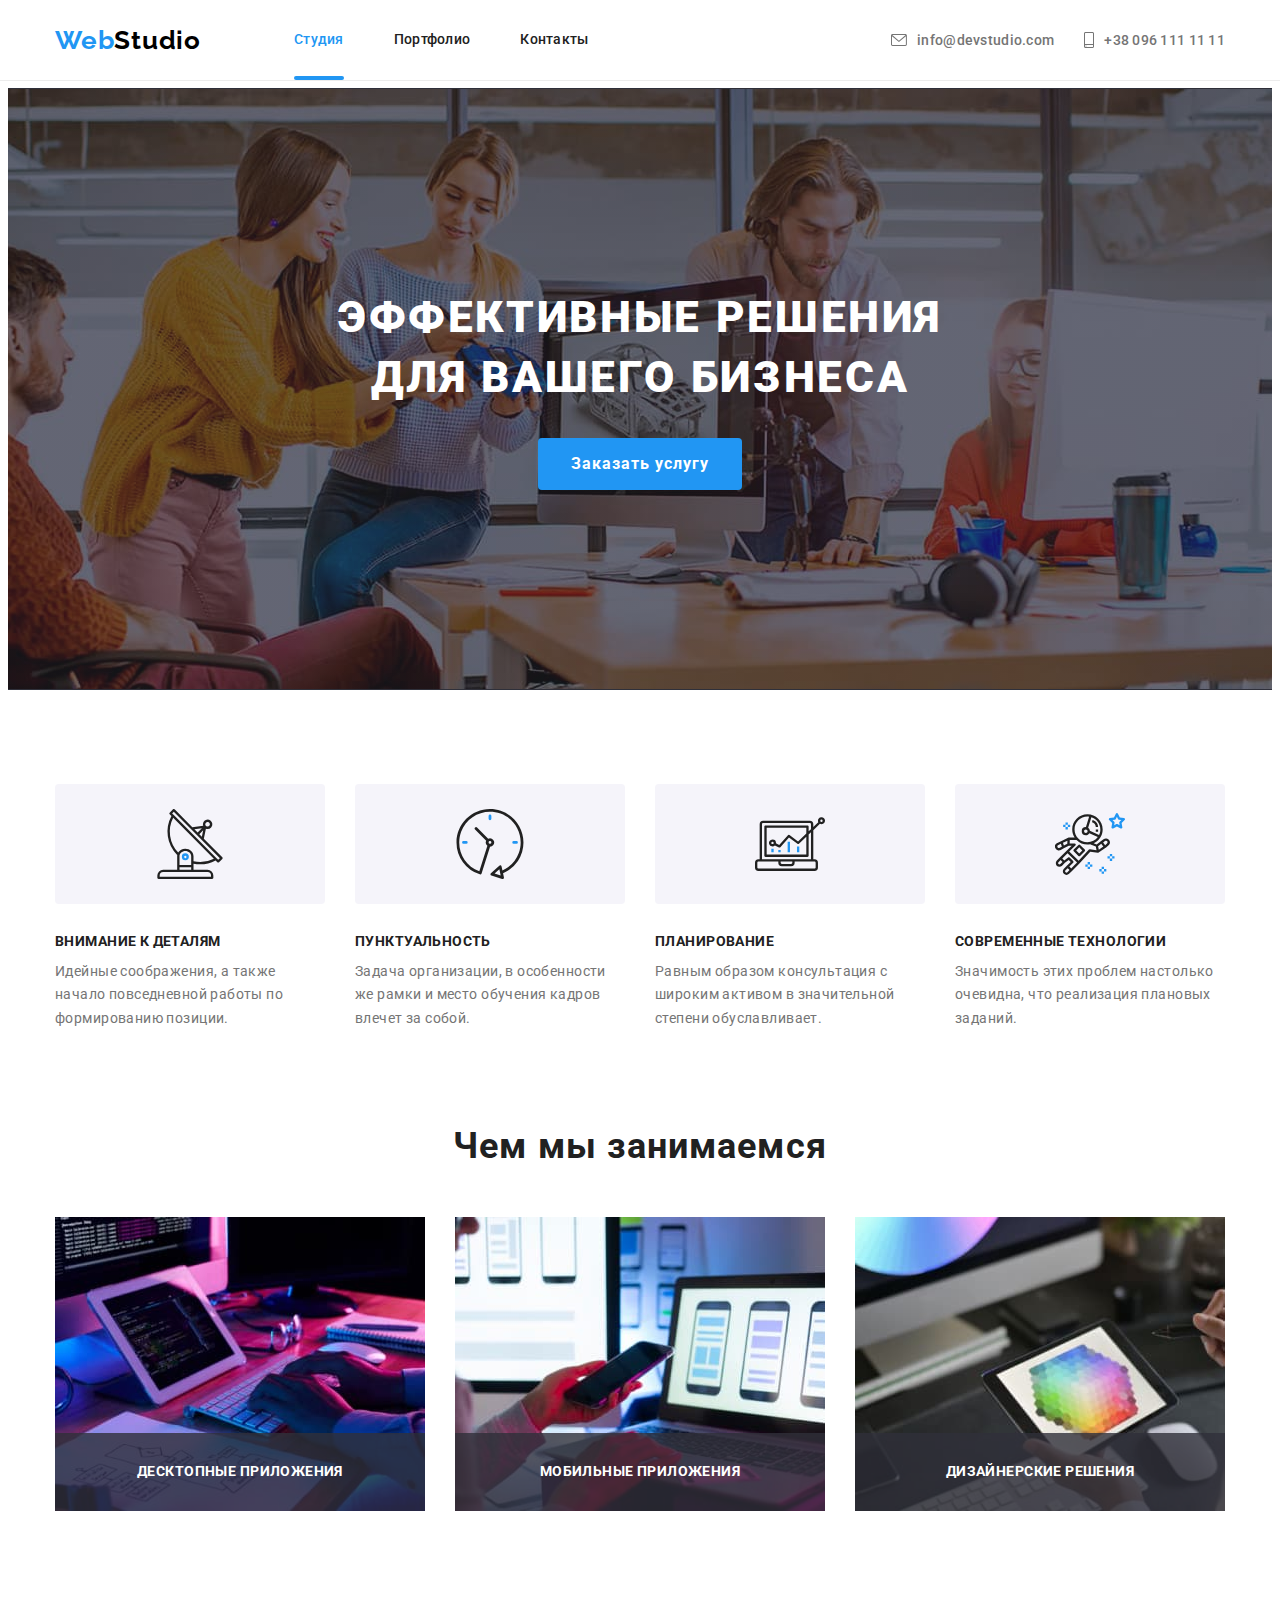
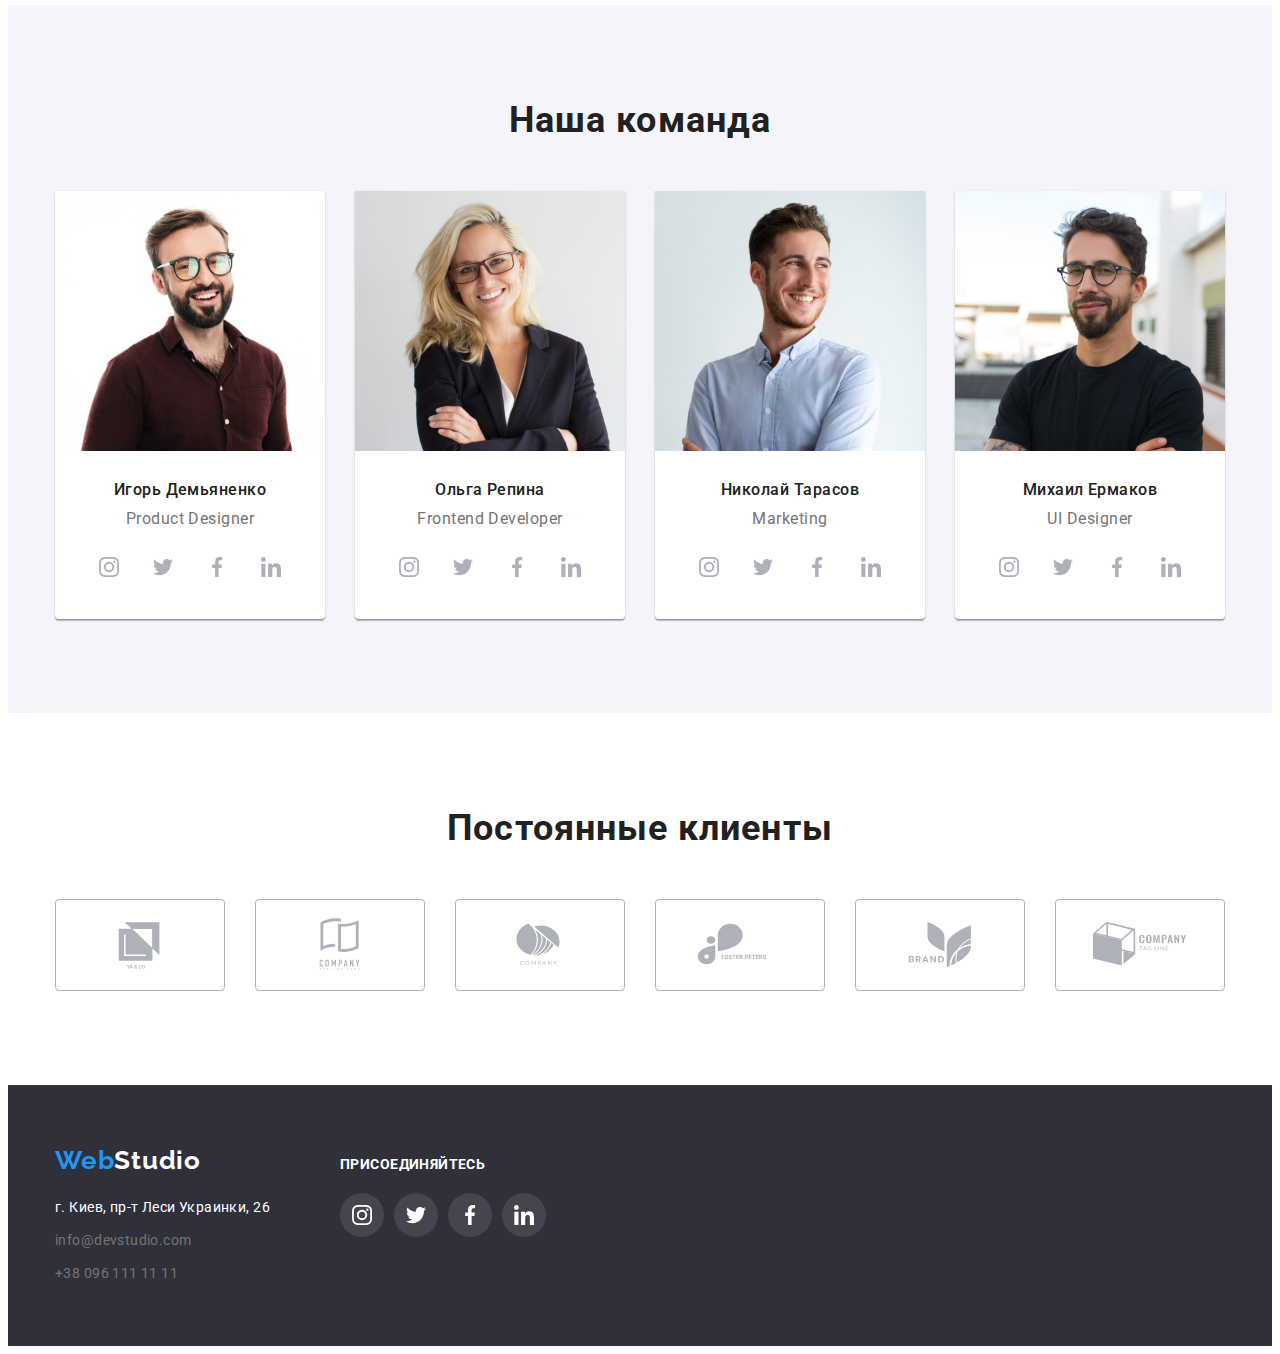
<file: index.html>
<!DOCTYPE html>
<html lang="ru">
  <head>
    <meta charset="UTF-8" />
    <meta http-equiv="X-UA-Compatible" content="IE=edge" />
    <meta name="viewport" content="width=device-width, initial-scale=1.0" />
    <title>WebStudio</title>
    <link rel="preconnect" href="https://fonts.googleapis.com" />
    <link rel="preconnect" href="https://fonts.gstatic.com" crossorigin />
    <link
      href="https://fonts.googleapis.com/css2?family=Raleway:wght@700&family=Roboto:wght@400;500;700;900&display=swap"
      rel="stylesheet"
    />
    <link
      rel="stylesheet"
      href="https://cdnjs.cloudflare.com/ajax/libs/modern-normalize/1.1.0/modern-normalize.min.css"
      integrity="sha512-wpPYUAdjBVSE4KJnH1VR1HeZfpl1ub8YT/NKx4PuQ5NmX2tKuGu6U/JRp5y+Y8XG2tV+wKQpNHVUX03MfMFn9Q=="
      crossorigin="anonymous"
      referrerpolicy="no-referrer"
    />
    <link rel="stylesheet" href="./css/styles.css" />
  </head>
  <body>

      <!-- section header -->
    <header class="page-header">
      <div class="container">
        <div class="container-head">
          <div class="nav-container">
            <a class="link logo" href="index.html"
              >Web<span class="accent-top">Studio</span></a
            >
            <nav>
              <ul class="list header-list">
                <li class="header-item">
                  <a class="link header-link current" href="">Студия</a>
                </li>
                <li class="header-item">
                  <a class="link header-link" href="./portfolio.html"
                    >Портфолио</a
                  >
                </li>
                <li class="header-item">
                  <a class="link header-link" href="#address">Контакты</a>
                </li>
              </ul>
            </nav>
          </div>

          <ul class="list header-connect">
            <li class="header-item">
              <a
                class="link header-link set-link"
                href="mailto:info@devstudio.com"
              >
                <svg class="connect-icon" width="16" height="12">
                  <use href="./images/icons.svg#icon-mail-logo"></use>
                </svg>
                info@devstudio.com</a
              >
            </li>
            <li class="header-item">
              <a class="link header-link set-link" href="tel:+380961111111">
                <svg class="connect-icon" width="10" height="16">
                  <use href="./images/icons.svg#icon-smartphone"></use>
                </svg>
                +38 096 111 11 11</a
              >
            </li>
          </ul>
        </div>
      </div>
    </header>
      <!--section hero-->
    <main>
      <section class="hero">
        <div class="container-hero">
          <h1 class="hero-title">
            Эффективные решения <br />
            для вашего бизнеса
          </h1>
          <button type="button" class="hero-button" data-modal-open>Заказать услугу</button>
        </div>
      </section>
      <!--section services-->
      <section class="section">
        <div class="container">
          <h2 class="visually-hidden">Особенности</h2>
          <ul class="list card-set">
            <li class="item services-item details-icon">
              <h3 class="services-title">Внимание к деталям</h3>
              <p class="services-pre-title">
                Идейные соображения, а также начало повседневной работы по
                формированию позиции.
              </p>
            </li>
            <li class="item services-item punctual-icon">
              <h3 class="services-title">Пунктуальность</h3>
              <p class="services-pre-title">
                Задача организации, в особенности же рамки и место обучения
                кадров влечет за собой.
              </p>
            </li>
            <li class="item services-item plan-icon">
              <h3 class="services-title">Планирование</h3>
              <p class="services-pre-title">
                Равным образом консультация с широким активом в значительной
                степени обуславливает.
              </p>
            </li>
            <li class="item services-item technology-icon">
              <h3 class="services-title">Современные технологии</h3>
              <p class="services-pre-title">
                Значимость этих проблем настолько очевидна, что реализация
                плановых заданий.
              </p>
            </li>
          </ul>
        </div>
      </section>
      <!-- section what are we doing-->
      <section class="section doing">
        <div class="container">
          <h2 class="section-title">Чем мы занимаемся</h2>
          <ul class="list card-set">
            <li class="item doing-item">
              <img
                src="./images/keyboard-img.jpg"
                alt="разработка программного обеспечения"
                width="370"
                height="294"
              />
              <p class="doing-title">Десктопные приложения</p>
            </li>
            <li class="item doing-item">
              <img
                src="./images/notebook-img.jpg"
                alt="написание мобильного дизайна"
                width="370"
                height="294"
              />
              <p class="doing-title">Мобильные приложения</p>
            </li>
            <li class="item doing-item">
              <img
                src="./images/tablet-img.jpg"
                alt="подбор цветовых гамм для ваших проектов"
                width="370"
                height="294"
              />
              <p class="doing-title">Дизайнерские решения</p>
            </li>
          </ul>
        </div>
      </section>
      <!--section our team-->
      <section class="section team">
        <div class="container">
          <h2 class="section-title">Наша команда</h2>
          <ul class="list card-set">
            <li class="item team-item">
              <img
                src="./images/product-designer-img.jpg"
                alt="Игорь Демьяненко - Product Designer"
                width="270"
                height="260"
              />
              <div class="card-title">
                <h3 class="team-pre-title">Игорь Демьяненко</h3>
                <p class="team-post">Product Designer</p>
                <ul class="list social-card">
                  <li class="social-item">
                    <a
                      class="link social-card-link"
                      href="https://www.instagram.com"
                      target="_blank"
                      rel="noopener noreferrer"
                    >
                      <svg
                        class="icon-card-social"
                        width="20"
                        height="20"
                        aria-label="instagram"
                      >
                        <use href="./images/icons.svg#icon-instagram-2"></use>
                      </svg>
                    </a>
                  </li>
                  <li class="social-item">
                    <a
                      class="link social-card-link"
                      href="https://twitter.com"
                      target="_blank"
                      rel="noopener noreferrer"
                    >
                      <svg
                        class="icon-card-social"
                        width="20"
                        height="20"
                        aria-label="twitter"
                      >
                        <use
                          href="./images/icons.svg#icon-twitter-1"
                        ></use></svg
                    ></a>
                  </li>
                  <li class="social-item">
                    <a
                      class="link social-card-link"
                      href="https://www.facebook.com/"
                      target="_blank"
                      rel="noopener noreferrer"
                    >
                      <svg
                        class="icon-social"
                        width="20"
                        height="20"
                        aria-label="facebook"
                      >
                        <use
                          href="./images/icons.svg#icon-facebook-1"
                        ></use></svg
                    ></a>
                  </li>
                  <li class="social-item">
                    <a
                      class="link social-card-link"
                      href="https://ru.linkedin.com/"
                      target="_blank"
                      rel="noopener noreferrer"
                    >
                      <svg
                        class="icon-social"
                        width="20"
                        height="20"
                        aria-label="linkedin"
                      >
                        <use
                          href="./images/icons.svg#icon-linkedin-1"
                        ></use></svg
                    ></a>
                  </li>
                </ul>
              </div>
            </li>
            <li class="item team-item">
              <img
                src="./images/frontend-developer-img.jpg"
                alt="Ольга Репина - Frontend Developer"
                width="270"
                height="260"
              />
              <div class="card-title">
                <h3 class="team-pre-title">Ольга Репина</h3>
                <p class="team-post">Frontend Developer</p>
                <ul class="list social-card">
                  <li class="social-item">
                    <a
                      class="link social-card-link"
                      href="https://www.instagram.com"
                      target="_blank"
                      rel="noopener noreferrer"
                    >
                      <svg
                        class="icon-card-social"
                        width="20"
                        height="20"
                        aria-label="instagram"
                      >
                        <use href="./images/icons.svg#icon-instagram-2"></use>
                      </svg>
                    </a>
                  </li>
                  <li class="social-item">
                    <a
                      class="link social-card-link"
                      href="https://twitter.com"
                      target="_blank"
                      rel="noopener noreferrer"
                    >
                      <svg
                        class="icon-card-social"
                        width="20"
                        height="20"
                        aria-label="twitter"
                      >
                        <use
                          href="./images/icons.svg#icon-twitter-1"
                        ></use></svg
                    ></a>
                  </li>
                  <li class="social-item">
                    <a
                      class="link social-card-link"
                      href="https://www.facebook.com/"
                      target="_blank"
                      rel="noopener noreferrer"
                    >
                      <svg
                        class="icon-social"
                        width="20"
                        height="20"
                        aria-label="facebook"
                      >
                        <use
                          href="./images/icons.svg#icon-facebook-1"
                        ></use></svg
                    ></a>
                  </li>
                  <li class="social-item">
                    <a
                      class="link social-card-link"
                      href="https://ru.linkedin.com/"
                      target="_blank"
                      rel="noopener noreferrer"
                    >
                      <svg
                        class="icon-social"
                        width="20"
                        height="20"
                        aria-label="linkedin"
                      >
                        <use
                          href="./images/icons.svg#icon-linkedin-1"
                        ></use></svg
                    ></a>
                  </li>
                </ul>
              </div>
            </li>
            <li class="item team-item">
              <img
                src="./images/marketing-img.jpg"
                alt="Николай Тарасов - Marketing"
                width="270"
                height="260"
              />
              <div class="card-title">
                <h3 class="team-pre-title">Николай Тарасов</h3>
                <p class="team-post">Marketing</p>
                <ul class="list social-card">
                  <li class="social-item">
                    <a
                      class="link social-card-link"
                      href="https://www.instagram.com"
                      target="_blank"
                      rel="noopener noreferrer"
                    >
                      <svg
                        class="icon-card-social"
                        width="20"
                        height="20"
                        aria-label="instagram"
                      >
                        <use href="./images/icons.svg#icon-instagram-2"></use>
                      </svg>
                    </a>
                  </li>
                  <li class="social-item">
                    <a
                      class="link social-card-link"
                      href="https://twitter.com"
                      target="_blank"
                      rel="noopener noreferrer"
                    >
                      <svg
                        class="icon-card-social"
                        width="20"
                        height="20"
                        aria-label="twitter"
                      >
                        <use
                          href="./images/icons.svg#icon-twitter-1"
                        ></use></svg
                    ></a>
                  </li>
                  <li class="social-item">
                    <a
                      class="link social-card-link"
                      href="https://www.facebook.com/"
                      target="_blank"
                      rel="noopener noreferrer"
                    >
                      <svg
                        class="icon-social"
                        width="20"
                        height="20"
                        aria-label="facebook"
                      >
                        <use
                          href="./images/icons.svg#icon-facebook-1"
                        ></use></svg
                    ></a>
                  </li>
                  <li class="social-item">
                    <a
                      class="link social-card-link"
                      href="https://ru.linkedin.com/"
                      target="_blank"
                      rel="noopener noreferrer"
                    >
                      <svg
                        class="icon-social"
                        width="20"
                        height="20"
                        aria-label="linkedin"
                      >
                        <use
                          href="./images/icons.svg#icon-linkedin-1"
                        ></use></svg
                    ></a>
                  </li>
                </ul>
              </div>
            </li>
            <li class="item team-item">
              <img
                src="./images/ui-designer-img.jpg"
                alt="Михаил Ермаков - UI Designer"
                width="270"
                height="260"
              />
              <div class="card-title">
                <h3 class="team-pre-title">Михаил Ермаков</h3>
                <p class="team-post">UI Designer</p>
                <ul class="list social-card">
                  <li class="social-item">
                    <a
                      class="link social-card-link"
                      href="https://www.instagram.com"
                      target="_blank"
                      rel="noopener noreferrer"
                    >
                      <svg
                        class="icon-card-social"
                        width="20"
                        height="20"
                        aria-label="instagram"
                      >
                        <use href="./images/icons.svg#icon-instagram-2"></use>
                      </svg>
                    </a>
                  </li>
                  <li class="social-item">
                    <a
                      class="link social-card-link"
                      href="https://twitter.com"
                      target="_blank"
                      rel="noopener noreferrer"
                    >
                      <svg
                        class="icon-card-social"
                        width="20"
                        height="20"
                        aria-label="twitter"
                      >
                        <use
                          href="./images/icons.svg#icon-twitter-1"
                        ></use></svg
                    ></a>
                  </li>
                  <li class="social-item">
                    <a
                      class="link social-card-link"
                      href="https://www.facebook.com/"
                      target="_blank"
                      rel="noopener noreferrer"
                    >
                      <svg
                        class="icon-social"
                        width="20"
                        height="20"
                        aria-label="facebook"
                      >
                        <use
                          href="./images/icons.svg#icon-facebook-1"
                        ></use></svg
                    ></a>
                  </li>
                  <li class="social-item">
                    <a
                      class="link social-card-link"
                      href="https://ru.linkedin.com/"
                      target="_blank"
                      rel="noopener noreferrer"
                    >
                      <svg
                        class="icon-social"
                        width="20"
                        height="20"
                        aria-label="linkedin"
                      >
                        <use
                          href="./images/icons.svg#icon-linkedin-1"
                        ></use></svg
                    ></a>
                  </li>
                </ul>
              </div>
            </li>
          </ul>
        </div>
      </section>
      <!-- section our clients -->
      <section class="section clients">
        <div class="container">
          <h2 class="section-title">Постоянные клиенты</h2>
          <ul class="list card-set">
            <li class="item clients-item">
              <a
                class="link clients-link"
                href=""
                target="_blank"
                rel="noopener noreferrer"
              >
                <svg class="icon-clients" width="106" height="60">
                  <use href="./images/icons.svg#icon-company-1"></use>
                </svg>
              </a>
            </li>
            <li class="item clients-item">
              <a
                class="link clients-link"
                href=""
                target="_blank"
                rel="noopener noreferrer"
              >
                <svg class="icon-clients" width="106" height="60">
                  <use href="./images/icons.svg#icon-company-2"></use>
                </svg>
              </a>
            </li>
            <li class="item clients-item">
              <a
                class="link clients-link"
                href=""
                target="_blank"
                rel="noopener noreferrer"
              >
                <svg class="icon-clients" width="106" height="60">
                  <use href="./images/icons.svg#icon-company-3"></use>
                </svg>
              </a>
            </li>
            <li class="item clients-item">
              <a
                class="link clients-link"
                href=""
                target="_blank"
                rel="noopener noreferrer"
              >
                <svg class="icon-clients" width="106" height="60">
                  <use href="./images/icons.svg#icon-company-4"></use>
                </svg>
              </a>
            </li>
            <li class="item clients-item">
              <a
                class="link clients-link"
                href=""
                target="_blank"
                rel="noopener noreferrer"
              >
                <svg class="icon-clients" width="106" height="60">
                  <use href="./images/icons.svg#icon-company-5"></use>
                </svg>
              </a>
            </li>
            <li class="item clients-item">
              <a
                class="link clients-link"
                href=""
                target="_blank"
                rel="noopener noreferrer"
              >
                <svg class="icon-clients" width="106" height="60">
                  <use href="./images/icons.svg#icon-company-6"></use>
                </svg>
              </a>
            </li>
          </ul>
        </div>
      </section>
    </main>
    <!--section footer-->
    <footer class="footer">
      <div class="container">
        <div class="container-address">
          <a class="link logo" href="index.html"
            >Web<span class="accent-foot">Studio</span></a
          >
          <address class="address" id="address">
            <ul class="list address-list">
              <li class="address-item">
                <a
                  class="link"
                  href="https://goo.gl/maps/kdyRsUSUZegwHqDn6"
                  target="_blank"
                  rel="noopener noreferrer"
                  ><span class="address-city"
                    >г. Киев, пр-т Леси Украинки, 26</span
                  ></a
                >
              </li>
              <li class="address-item connect">
                <a class="link" href="mailto:info@devstudio.com"
                  >info@devstudio.com</a
                >
              </li>
              <li class="address-item connect">
                <a class="link" href="tel:+380961111111">+38 096 111 11 11</a>
              </li>
            </ul>
          </address>
        </div>
        <div class="container-social">
          <h3 class="social-title">присоединяйтесь</h3>
          <ul class="list social-card">
            <li class="social-item">
              <a
                class="link social-card-link"
                href="https://www.instagram.com"
                target="_blank"
                rel="noopener noreferrer"
              >
                <svg
                  class="icon-social"
                  width="20"
                  height="20"
                  aria-label="instagram"
                >
                  <use href="./images/icons.svg#icon-instagram-2"></use>
                </svg>
              </a>
            </li>
            <li class="social-item">
              <a
                class="link social-card-link"
                href="https://twitter.com"
                target="_blank"
                rel="noopener noreferrer"
              >
                <svg
                  class="icon-social"
                  width="20"
                  height="20"
                  aria-label="twitter"
                >
                  <use href="./images/icons.svg#icon-twitter-1"></use></svg
              ></a>
            </li>
            <li class="social-item">
              <a
                class="link social-card-link"
                href="https://www.facebook.com/"
                target="_blank"
                rel="noopener noreferrer"
              >
                <svg
                  class="icon-social"
                  width="20"
                  height="20"
                  aria-label="facebook"
                >
                  <use href="./images/icons.svg#icon-facebook-1"></use></svg
              ></a>
            </li>
            <li class="social-item">
              <a
                class="link social-card-link"
                href="https://ru.linkedin.com/"
                target="_blank"
                rel="noopener noreferrer"
              >
                <svg
                  class="icon-social"
                  width="20"
                  height="20"
                  aria-label="linkedin"
                >
                  <use href="./images/icons.svg#icon-linkedin-1"></use></svg
              ></a>
            </li>
          </ul>
        </div>
      </div>
    </footer>
    <!-- section modal-window -->
<div class="backdrop is-hidden" data-modal>
  <div class="modal">
    <button class="btn-modal" data-modal-close>
      <svg class="icon-close" width="11" height="11" aria-label="Закрыть">
        <use href="./images/icons.svg#close"></use>
      </svg>
    </button>
  </div>
</div>    
<script src="./js/modal.js"></script>
  </body>
</html>
</file>
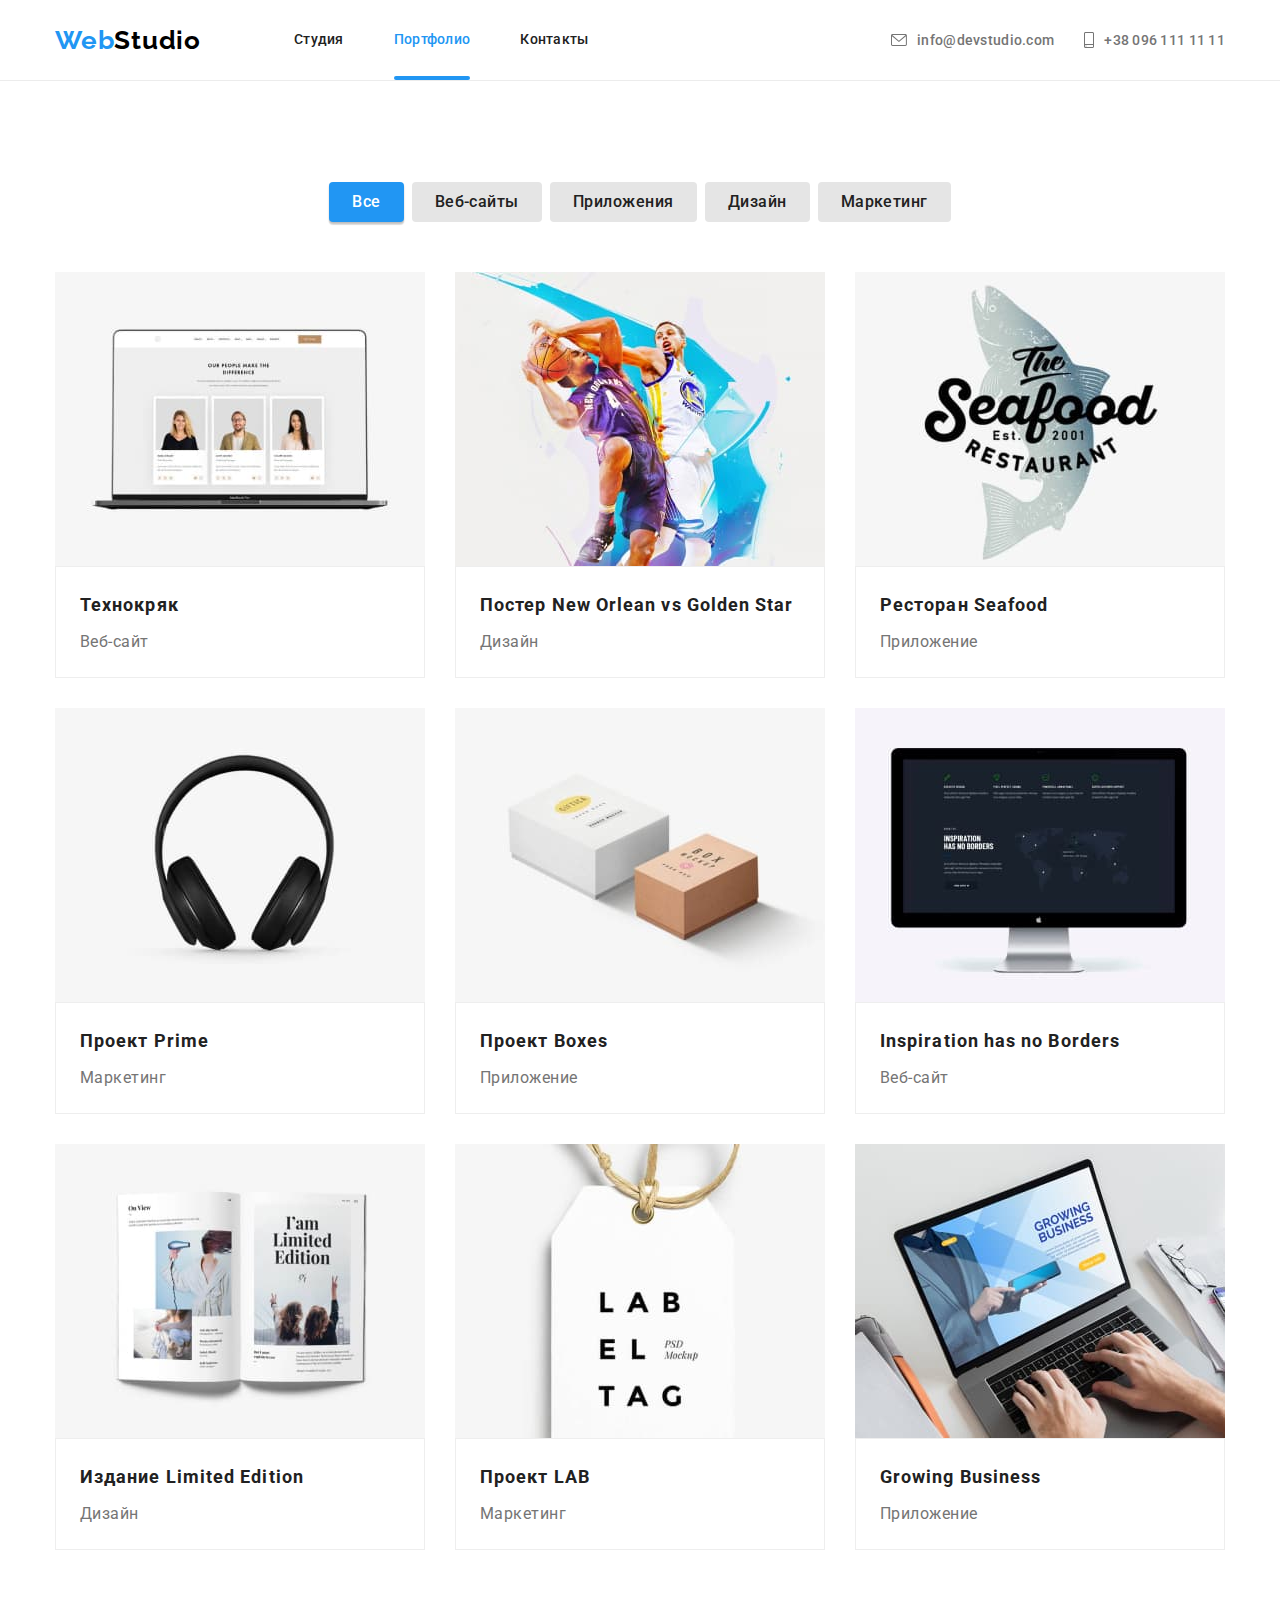
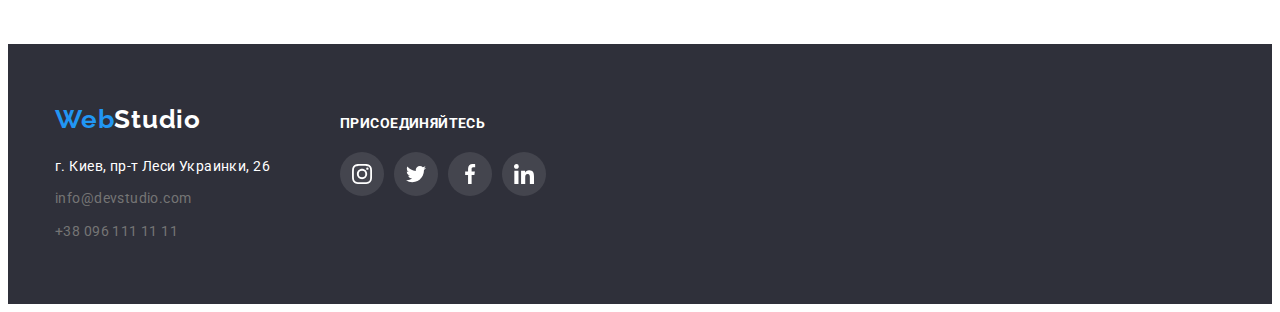
<file: portfolio.html>
<!DOCTYPE html>
<html lang="ru">
  <head>
    <meta charset="UTF-8" />
    <meta http-equiv="X-UA-Compatible" content="IE=edge" />
    <meta name="viewport" content="width=device-width, initial-scale=1.0" />
    <link rel="preconnect" href="https://fonts.googleapis.com" />
    <link rel="preconnect" href="https://fonts.gstatic.com" crossorigin />
    <link
      href="https://fonts.googleapis.com/css2?family=Raleway:wght@700&family=Roboto:wght@400;500;700;900&display=swap"
      rel="stylesheet"
    />
    <link
      rel="stylesheet"
      href="https://cdnjs.cloudflare.com/ajax/libs/modern-normalize/1.1.0/modern-normalize.min.css"
      integrity="sha512-wpPYUAdjBVSE4KJnH1VR1HeZfpl1ub8YT/NKx4PuQ5NmX2tKuGu6U/JRp5y+Y8XG2tV+wKQpNHVUX03MfMFn9Q=="
      crossorigin="anonymous"
      referrerpolicy="no-referrer"
    />
    <link rel="stylesheet" href="./css/styles.css" />
    <title>Portfolio</title>
  </head>
  <body>
    <!-- header section -->
    <header class="page-header">
      <div class="container">
        <div class="container-head">
          <div class="nav-container">
            <a class="link logo" href="index.html"
              >Web<span class="accent-top">Studio</span></a
            >
            <nav>
              <ul class="list header-list">
                <li class="header-item">
                  <a class="link header-link" href="./index.html">Студия</a>
                </li>
                <li class="header-item">
                  <a class="link header-link current" href="">Портфолио</a>
                </li>
                <li class="header-item">
                  <a class="link header-link" href="">Контакты</a>
                </li>
              </ul>
            </nav>
          </div>

          <ul class="list header-connect">
            <li class="header-item">
              <a
                class="link header-link set-link"
                href="mailto:info@devstudio.com"
              >
                <svg class="connect-icon" width="16" height="12">
                  <use href="./images/icons.svg#icon-mail-logo"></use>
                </svg>
                info@devstudio.com</a
              >
            </li>
            <li class="header-item">
              <a class="link header-link set-link" href="tel:+380961111111">
                <svg class="connect-icon" width="10" height="16">
                  <use href="./images/icons.svg#icon-smartphone"></use>
                </svg>
                +38 096 111 11 11</a
              >
            </li>
          </ul>
        </div>
      </div>
    </header>
    <!-- main section -->
    <main>
      <section class="section">
        <h1 class="visually-hidden">Примеры наших работ</h1>
        <div class="container">
          <ul class="list btn-list">
            <li class="example-item">
              <button class="link example-btn active" type="button">Все</button>
            </li>
            <li class="example-item">
              <button class="link example-btn" type="button">Веб-сайты</button>
            </li>
            <li class="example-item">
              <button class="link example-btn" type="button">Приложения</button>
            </li>
            <li class="example-item">
              <button class="link example-btn" type="button">Дизайн</button>
            </li>
            <li class="example-item">
              <button class="link example-btn" type="button">Маркетинг</button>
            </li>
          </ul>

          <!-- CONTAINER CARDS -->

          <ul class="list card-set">
            <li class="item pf-item">
              <a
                class="link pf-link"
                href=""
                target="_blank"
                rel="noopener noreferrer"
              >
                <div class="thumb">
                  <img
                    src="./images/website-tehnokryak.jpg"
                    alt="Веб-сайт Технокряк"
                    width="370"
                    height="294"
                  />
                  <div class="overlay-box">
                    <p class="overlay-info">
                      Технокряк это современная площадка распространения
                      коронавируса. Компании используют эту платформу для
                      цифрового шпионажа и атак на защищённые сервера
                      конкурентов.
                    </p>
                  </div>
                </div>
                <div class="pf-wrapper">
                  <h2 class="pf-title">Технокряк</h2>
                  <p class="pf-pre-title">Веб-сайт</p>
                </div>
              </a>
            </li>
            <li class="item pf-item">
              <a
                class="link pf-link"
                href=""
                target="_blank"
                rel="noopener noreferrer"
                ><div class="thumb">
                  <img
                    src="./images/design.jpg"
                    alt="Постер Нью-Орлеан против Голд-Стар"
                    width="370"
                    height="294"
                  />
                  <div class="overlay-box">
                    <p class="overlay-info">
                      Технокряк это современная площадка распространения
                      коронавируса. Компании используют эту платформу для
                      цифрового шпионажа и атак на защищённые сервера
                      конкурентов.
                    </p>
                  </div>
                </div>
                <div class="pf-wrapper">
                  <h2 class="pf-title">
                    Постер <span lang="en">New Orlean vs Golden Star</span>
                  </h2>
                  <p class="pf-pre-title">Дизайн</p>
                </div>
              </a>
            </li>
            <li class="item pf-item">
              <a
                class="link pf-link"
                href=""
                target="_blank"
                rel="noopener noreferrer"
                ><div class="thumb">
                  <img
                    src="./images/app-rest-seafood.jpg"
                    alt="Ресторан Сиафуд"
                    width="370"
                    height="294"
                  />
                  <div class="overlay-box">
                    <p class="overlay-info">
                      Технокряк это современная площадка распространения
                      коронавируса. Компании используют эту платформу для
                      цифрового шпионажа и атак на защищённые сервера
                      конкурентов.
                    </p>
                  </div>
                </div>
                <div class="pf-wrapper">
                  <h2 class="pf-title">
                    Ресторан <span lang="en">Seafood</span>
                  </h2>
                  <p class="pf-pre-title">Приложение</p>
                </div>
              </a>
            </li>
            <li class="item pf-item">
              <a
                class="link pf-link"
                href=""
                target="_blank"
                rel="noopener noreferrer"
                ><div class="thumb">
                  <img
                    src="./images/marketing-project-prime.jpg"
                    alt="Проект Прайм"
                    width="370"
                    height="294"
                  />
                  <div class="overlay-box">
                    <p class="overlay-info">
                      Технокряк это современная площадка распространения
                      коронавируса. Компании используют эту платформу для
                      цифрового шпионажа и атак на защищённые сервера
                      конкурентов.
                    </p>
                  </div>
                </div>
                <div class="pf-wrapper">
                  <h2 class="pf-title">Проект <span lang="en">Prime</span></h2>
                  <p class="pf-pre-title">Маркетинг</p>
                </div>
              </a>
            </li>
            <li class="item pf-item">
              <a
                class="link pf-link"
                href=""
                target="_blank"
                rel="noopener noreferrer"
                ><div class="thumb">
                  <img
                    src="./images/app-project-boxes.jpg"
                    alt="Проект Боксы"
                    width="370"
                    height="294"
                  />
                  <div class="overlay-box">
                    <p class="overlay-info">
                      Технокряк это современная площадка распространения
                      коронавируса. Компании используют эту платформу для
                      цифрового шпионажа и атак на защищённые сервера
                      конкурентов.
                    </p>
                  </div>
                </div>
                <div class="pf-wrapper">
                  <h2 class="pf-title">Проект <span lang="en">Boxes</span></h2>
                  <p class="pf-pre-title">Приложение</p>
                </div>
              </a>
            </li>
            <li class="item pf-item">
              <a
                class="link pf-link"
                href=""
                target="_blank"
                rel="noopener noreferrer"
                ><div class="thumb">
                  <img
                    src="./images/website-inspiration-has-no-borders.jpg"
                    alt="У вдохновения нет границ"
                    width="370"
                    height="294"
                  />
                  <div class="overlay-box">
                    <p class="overlay-info">
                      Технокряк это современная площадка распространения
                      коронавируса. Компании используют эту платформу для
                      цифрового шпионажа и атак на защищённые сервера
                      конкурентов.
                    </p>
                  </div>
                </div>
                <div class="pf-wrapper">
                  <h2 class="pf-title">
                    <span lang="en">Inspiration has no Borders</span>
                  </h2>
                  <p class="pf-pre-title">Веб-сайт</p>
                </div>
              </a>
            </li>
            <li class="item pf-item">
              <a
                class="link pf-link"
                href=""
                target="_blank"
                rel="noopener noreferrer"
                ><div class="thumb">
                  <img
                    src="./images/design-limited-edition.jpg"
                    alt="издание лимитед эдишн"
                    width="370"
                    height="294"
                  />
                  <div class="overlay-box">
                    <p class="overlay-info">
                      Технокряк это современная площадка распространения
                      коронавируса. Компании используют эту платформу для
                      цифрового шпионажа и атак на защищённые сервера
                      конкурентов.
                    </p>
                  </div>
                </div>
                <div class="pf-wrapper">
                  <h2 class="pf-title">
                    Издание <span lang="en">Limited Edition</span>
                  </h2>
                  <p class="pf-pre-title">Дизайн</p>
                </div>
              </a>
            </li>
            <li class="item pf-item">
              <a
                class="link pf-link"
                href=""
                target="_blank"
                rel="noopener noreferrer"
                ><div class="thumb">
                  <img
                    src="./images/marketing-project-lab.jpg"
                    alt="Проект ЛАБ"
                    width="370"
                    height="294"
                  />
                  <div class="overlay-box">
                    <p class="overlay-info">
                      Технокряк это современная площадка распространения
                      коронавируса. Компании используют эту платформу для
                      цифрового шпионажа и атак на защищённые сервера
                      конкурентов.
                    </p>
                  </div>
                </div>
                <div class="pf-wrapper">
                  <h2 class="pf-title">Проект <span lang="en">LAB</span></h2>
                  <p class="pf-pre-title">Маркетинг</p>
                </div>
              </a>
            </li>
            <li class="item pf-item">
              <a
                class="link pf-link"
                href=""
                target="_blank"
                rel="noopener noreferrer"
                ><div class="thumb">
                  <img
                    src="./images/app-growing-business.jpg"
                    alt="Растущий бизнес"
                    width="370"
                    height="294"
                  />
                  <div class="overlay-box">
                    <p class="overlay-info">
                      Технокряк это современная площадка распространения
                      коронавируса. Компании используют эту платформу для
                      цифрового шпионажа и атак на защищённые сервера
                      конкурентов.
                    </p>
                  </div>
                </div>
                <div class="pf-wrapper">
                  <h2 class="pf-title">
                    <span lang="en">Growing Business</span>
                  </h2>
                  <p class="pf-pre-title">Приложение</p>
                </div>
              </a>
            </li>
          </ul>
        </div>
      </section>
    </main>
    <!--section footer-->
    <footer class="footer">
      <div class="container">
        <div class="container-address">
          <a class="link logo" href="index.html"
            >Web<span class="accent-foot">Studio</span></a
          >
          <address class="address">
            <ul class="list address-list">
              <li class="address-item">
                <a
                  class="link"
                  href="https://goo.gl/maps/kdyRsUSUZegwHqDn6"
                  target="_blank"
                  rel="noopener noreferrer"
                  ><span class="address-city"
                    >г. Киев, пр-т Леси Украинки, 26</span
                  ></a
                >
              </li>
              <li class="address-item connect">
                <a class="link" href="mailto:info@devstudio.com"
                  >info@devstudio.com</a
                >
              </li>
              <li class="address-item connect">
                <a class="link" href="tel:+380961111111">+38 096 111 11 11</a>
              </li>
            </ul>
          </address>
        </div>
        <div class="container-social">
          <h3 class="social-title">присоединяйтесь</h3>
          <ul class="list social-card">
            <li class="social-item">
              <a
                class="link social-card-link"
                href="https://www.instagram.com"
                target="_blank"
                rel="noopener noreferrer"
              >
                <svg
                  class="icon-social"
                  width="20"
                  height="20"
                  aria-label="instagram"
                >
                  <use href="./images/icons.svg#icon-instagram-2"></use>
                </svg>
              </a>
            </li>
            <li class="social-item">
              <a
                class="link social-card-link"
                href="https://twitter.com"
                target="_blank"
                rel="noopener noreferrer"
              >
                <svg
                  class="icon-social"
                  width="20"
                  height="20"
                  aria-label="twitter"
                >
                  <use href="./images/icons.svg#icon-twitter-1"></use></svg
              ></a>
            </li>
            <li class="social-item">
              <a
                class="link social-card-link"
                href="https://www.facebook.com/"
                target="_blank"
                rel="noopener noreferrer"
              >
                <svg
                  class="icon-social"
                  width="20"
                  height="20"
                  aria-label="facebook"
                >
                  <use href="./images/icons.svg#icon-facebook-1"></use></svg
              ></a>
            </li>
            <li class="social-item">
              <a
                class="link social-card-link"
                href="https://ru.linkedin.com/"
                target="_blank"
                rel="noopener noreferrer"
              >
                <svg
                  class="icon-social"
                  width="20"
                  height="20"
                  aria-label="linkedin"
                >
                  <use href="./images/icons.svg#icon-linkedin-1"></use></svg
              ></a>
            </li>
          </ul>
        </div>
      </div>
    </footer>
  </body>
</html>
</file>
<file: css/styles.css>
:root {
  --text-color: #757575;
  --brand-color: #212121;
  --accent-color: #2196f3;
  --accent-precolor: #188ce8;
  --primary-color: #ffffff;
  --bacground-color: #2f303a;
  --background-precolor: #f5f4fa;
  --accent-topcolor: #000000;
  --button-color: #e5e5e5;
  --border-cardscolor: #eeeeee;
  --primary-color-icons: #afb1b8;
  --card-set-gap: 30px;
  --transition-cubic: 250ms cubic-bezier(0.4, 0, 0.2, 1);
}
html {
  box-sizing: border-box;
}

*,
*::after,
*::before {
  box-sizing: inherit;
}

h1,
h2,
h3,
h4,
h5,
h6,
p {
  margin-top: 0;
  margin-bottom: 0;
}

img {
  display: block;
  max-width: 100%;
  height: auto;
}
body {
  font-family: "Roboto", sans-serif;
  font-size: 14px;
  line-height: 1.71;
  letter-spacing: 0.03em;
  color: var(--text-color);
  padding-top: 80px;
}
.list {
  list-style: none;
  padding-left: 0;
  margin: 0;
}
.link {
  text-decoration: none;
  color: inherit;
}
.visually-hidden {
  position: absolute;
  white-space: nowrap;
  width: 1px;
  height: 1px;
  overflow: hidden;
  border: 0;
  padding: 0;
  clip: rect(0 0 0 0);
  clip-path: inset(50%);
  margin: -1px;
}
.container {
  width: 1200px;
  margin-left: auto;
  margin-right: auto;
  padding: 0 15px;
}
button {
  border: 1px solid transparent;
}
.section {
  padding-top: 94px;
  padding-bottom: 94px;
}
.item {
  margin-top: 30px;
  margin-left: 30px;
}

.card-set {
  display: flex;
  flex-wrap: wrap;
  margin-top: -30px;
  margin-left: -30px;
}

/* ------------------Header----------------------*/
.page-header {
  border-bottom: 1px solid #ececec;
  position: fixed;
  width: 100%;
  background-color: var(--primary-color);
  top: 0;
  left: 0;
  z-index: 2;
}
.container-head {
  display: flex;
  align-items: center;
}
.nav-container {
  display: flex;
  justify-content: space-between;
  align-items: center;
}
.logo {
  font-family: Raleway;
  font-weight: bold;
  font-size: 26px;
  line-height: 1.19;
  letter-spacing: 0.03em;
  color: var(--accent-color);
  display: inline-block;
  margin-right: 93px;
}
.accent-top {
  color: var(--accent-topcolor);
}
.header-list {
  color: var(--brand-color);
  display: flex;
}
.header-item:not(:last-child) {
  margin-right: 50px;
}
.header-connect > .header-item:nth-child(1) {
  margin-right: 30px;
}

.header-connect {
  display: flex;
  justify-content: space-between;
  margin-left: auto;
}

.header-link {
  font-weight: 500;
  line-height: 16px;
  letter-spacing: 0.02em;
  padding: 32px 0;
  position: relative;
  transition: color var(--transition-cubic);
}

.header-list .current::after {
  content: "";
  position: absolute;
  width: 100%;
  height: 4px;
  background-color: var(--accent-color);
  border-radius: 2px;
  bottom: -1px;
  left: 0;
  transition: transform var(--transition-cubic);
}

.set-link {
  display: flex;
  align-items: center;
}

.connect-icon {
  margin-right: 10px;
  fill: currentColor;
}

.header-link:focus,
.header-link:hover,
.current {
  color: var(--accent-color);
}

/* ------------------------Hero------------------------- */
.hero {
  background-color: var(--bacground-color);
  text-align: center;
}

.container-hero {
  background-image: linear-gradient(
      rgba(47, 48, 58, 0.4),
      rgba(47, 48, 58, 0.4)
    ),
    url(../images/hero-image.jpg);
  max-width: 1600px;
  background-repeat: no-repeat;
  background-position: center;
  padding-top: 200px;
  padding-bottom: 200px;
  margin: 0 auto;
}

.hero-title {
  font-weight: 900;
  font-size: 44px;
  line-height: 1.36;
  text-align: center;
  letter-spacing: 0.06em;
  text-transform: uppercase;
  color: var(--primary-color);
  margin-bottom: 30px;
}
.hero-button {
  background-color: var(--accent-color);
  font-family: inherit;
  font-weight: bold;
  font-size: 16px;
  line-height: 1.87;
  letter-spacing: 0.06em;
  color: var(--primary-color);
  cursor: pointer;
  border-radius: 4px;
  padding: 10px 32px;
  transition: background-color var(--transition-cubic);
}
.hero-button:hover,
.hero-button:focus {
  background-color: var(--accent-precolor);
}

/* -------------------Services--------------------------- */

.services-item {
  flex-basis: calc(100% / 4 - var(--card-set-gap));
}

.services-item::before {
  content: "";
  display: block;
  margin-bottom: 30px;
  background-color: var(--background-precolor);
  height: 120px;
  background-size: 70px, 70px;
  background-repeat: no-repeat;
  background-position: center;
  border-radius: 4px;
}

.details-icon::before {
  background-image: url(../images/antenna.svg);
}

.punctual-icon::before {
  background-image: url(../images/clock.svg);
}

.plan-icon::before {
  background-image: url(../images/diagram.svg);
}

.technology-icon::before {
  background-image: url(../images/astronaut.svg);
}

.services-title {
  font-size: 14px;
  line-height: 1.14;
  letter-spacing: 0.03em;
  text-transform: uppercase;
  color: var(--brand-color);
  margin-bottom: 10px;
}

/* ---------------------------Doing---------------------------- */

main .doing {
  padding-top: 0;
}

.section-title {
  font-weight: bold;
  font-size: 36px;
  line-height: 42px;
  text-align: center;
  letter-spacing: 0.03em;
  color: var(--brand-color);
  margin-bottom: 50px;
}

.doing-item {
  flex-basis: calc(100% / 3 - var(--card-set-gap));
  position: relative;
}

.doing-title {
  position: absolute;
  bottom: 0px;
  left: 0px;
  width: 100%;
  padding: 27px 0px;
  color: var(--primary-color);
  text-transform: uppercase;
  font-weight: bold;
  background-color: rgba(47, 48, 58, 0.8);
  display: flex;
  align-items: center;
  justify-content: center;
}

/* ---------------------------Team---------------------------- */

.team {
  background-color: var(--background-precolor);
}

.team-item {
  background: var(--primary-color);
  box-shadow: 0px 1px 3px rgba(0, 0, 0, 0.12), 0px 1px 1px rgba(0, 0, 0, 0.14),
    0px 2px 1px rgba(0, 0, 0, 0.2);
  flex-basis: calc(100% / 4 - var(--card-set-gap));
  border-radius: 0px 0px 4px 4px;
}

.team-post,
.team-pre-title {
  font-size: 16px;
  line-height: 1.18;
  text-align: center;
  letter-spacing: 0.03em;
  margin-bottom: 16px;
}
.team-pre-title {
  font-weight: 500;
  color: var(--brand-color);
  margin-bottom: 10px;
}
.card-title {
  padding: 30px 32px;
}

.social-card {
  display: flex;
  align-items: center;
}

.social-card-link {
  display: flex;
  color: var(--primary-color-icons);
  width: 44px;
  height: 44px;
  border-radius: 50%;
  align-items: center;
  justify-content: center;
  transition: color var(--transition-cubic),
    background-color var(--transition-cubic);
}

.social-card-link:hover,
.social-card-link:focus {
  background-color: var(--accent-color);
  color: var(--primary-color);
}

.icon-card-social {
  fill: currentColor;
}

/* ------------------------------Section Portfolio-------------------------- */

/* ---------------------Portfolio button---------------- */

.example-btn {
  font-weight: 500;
  font-size: 16px;
  font-family: inherit;
  line-height: 1.62;
  text-align: center;
  letter-spacing: 0.03em;
  color: var(--brand-color);
  cursor: pointer;
  padding: 6px 22px;
  border-radius: 4px;
  background-color: var(--button-color);
  transition: color var(--transition-cubic),
    background-color var(--transition-cubic), box-shadow var(--transition-cubic);
}
.example-item {
  margin-right: 8px;
}
.example-item:last-child {
  margin-right: 0;
}

.example-btn:hover,
.example-btn:focus,
.active {
  color: var(--primary-color);
  background-color: var(--accent-color);
  box-shadow: 0px 3px 1px rgba(0, 0, 0, 0.1), 0px 1px 2px rgba(0, 0, 0, 0.08),
    0px 2px 2px rgba(0, 0, 0, 0.12);
}

.btn-list {
  display: flex;
  justify-content: center;
  margin-bottom: 50px;
}
/* ------------------------- Portfolio items ------------------------------*/

.pf-item {
  flex-basis: calc(100% / 3 - var(--card-set-gap));
}

.pf-link {
  display: flex;
  flex-direction: column;
}

.thumb {
  position: relative;
  overflow: hidden;
}
.overlay-box {
  background-color: rgba(33, 150, 243, 0.9);
  position: absolute;
  transform: translateY(100%);
  transition: transform var(--transition-cubic);
  display: flex;
  align-content: center;
  top: 0;
  left: 0;
}
.overlay-info {
  width: 100%;
  height: 294px;
  padding: 63px 24px;
  color: var(--primary-color);
  text-align: left;
  font-size: 18px;
  line-height: 1.56;
  letter-spacing: 0.03em;
}

.pf-link:hover .overlay-box,
.pf-link:focus .overlay-box {
  transform: translateY(0);
}

.pf-link:hover,
.pf-link:focus {
  box-shadow: 0px 1px 1px rgba(0, 0, 0, 0.12), 0px 4px 4px rgba(0, 0, 0, 0.06),
    1px 4px 6px rgba(0, 0, 0, 0.16);
}

.pf-title {
  font-size: 18px;
  line-height: 2;
  letter-spacing: 0.06em;
  color: var(--brand-color);
  margin-bottom: 4px;
}

.pf-pre-title {
  font-size: 16px;
  line-height: 1.87;
  letter-spacing: 0.03em;
}
.pf-wrapper {
  padding: 20px 24px;
  border: 1px solid var(--border-cardscolor);
}

/* -------------------------Our Clients-------------------- */

.clients-link {
  display: flex;
  justify-content: center;
  align-items: center;
  width: 170px;
  height: 92px;
  flex-basis: calc(100% / 6 - var(--card-set-gap));
  border: 1px solid var(--primary-color-icons);
  border-radius: 4px;
}

.clients-link:hover,
.clients-link:focus {
  border: 1px solid var(--accent-color);
  transition: border-color var(--transition-cubic);
}

.clients-link:hover > .icon-clients,
.clients-link:focus > .icon-clients {
  fill: var(--accent-color);
  transition: fill var(--transition-cubic);
}

.clients-item {
  background-color: var(--primary-color);
}

.icon-clients {
  fill: var(--primary-color-icons);
}
/* -------------------------Footer------------------------ */

.footer {
  background-color: var(--bacground-color);
  padding-top: 60px;
  padding-bottom: 60px;
}
.footer .logo {
  margin-right: 0;
  margin-bottom: 20px;
}
.address-list {
  display: flex;
  justify-content: center;
  flex-direction: column;
}
.accent-foot {
  color: var(--primary-color);
}
.address {
  font-style: normal;
  display: flex;
}
.address-city {
  color: var(--primary-color);
}
.connect .link:focus,
.connect .link:hover {
  color: #b6b6b6;
  transition: color var(--transition-cubic);
}
.address-item {
  margin-top: 0;
  margin-bottom: 9px;
}
.address-item:last-child {
  margin-bottom: 0;
}

/* -----------------------Social------------------------- */
.footer > .container {
  display: flex;
  align-items: baseline;
}

.container-social {
  margin-left: 70px;
}

.social-title {
  display: inline-block;
  font-size: 14px;
  line-height: 1.14;
  text-transform: uppercase;
  color: var(--primary-color);
  margin-bottom: 20px;
}

.social-item:not(:last-child) {
  margin-right: 10px;
}

.footer .social-card-link {
  color: var(--primary-color);
  background-color: rgba(255, 255, 255, 0.1);
}

.footer .social-card-link:hover,
.footer .social-card-link:focus {
  background-color: var(--accent-color);
  transition: background-color var(--transition-cubic);
}
.icon-social {
  fill: currentColor;
}

/* -----------------------Modal window----------------------- */
.backdrop {
  position: fixed;
  top: 0;
  left: 0;
  z-index: 3;
  width: 100%;
  height: 100%;
  background-color: rgba(0, 0, 0, 0.2);
  transition: opacity var(--transition-cubic),
    visibility var(--transition-cubic);
}

.backdrop.is-hidden .modal {
  opacity: 0;
  visibility: visible;
  transform: translate(-50%, -50%) scale(2) rotate(120deg);
}

.backdrop.is-hidden {
  opacity: 0;
  visibility: hidden;
  pointer-events: none;
}

.modal {
  position: absolute;
  top: 50%;
  left: 50%;
  width: 528px;
  height: 581px;
  background-color: var(--primary-color);
  box-shadow: 0px 1px 3px rgba(0, 0, 0, 0.12), 0px 1px 1px rgba(0, 0, 0, 0.14),
    0px 2px 1px rgba(0, 0, 0, 0.2);
  border-radius: 4px;
  transform: translate(-50%, -50%) scale(1);
  transition: transform var(--transition-cubic), opacity var(--transition-cubic),
    visibility var(--transition-cubic);
}

.btn-modal {
  position: absolute;
  right: 8px;
  top: 8px;
  display: flex;
  padding: 6px;
  cursor: pointer;
  background-color: var(--primary-color);
  border-radius: 50%;
  border: 1px solid rgba(0, 0, 0, 0.1);
  transition: transform var(--transition-cubic),
    background-color var(--transition-cubic), color var(--transition-cubic),
    border var(--transition-cubic);
}

.btn-modal:hover,
.btn-modal:focus {
  background-color: var(--accent-color);
  color: var(--primary-color);
  border: black;
  transform: rotate(270deg);
}

.icon-close {
  display: inline-block;
  fill: currentColor;
}
</file>
